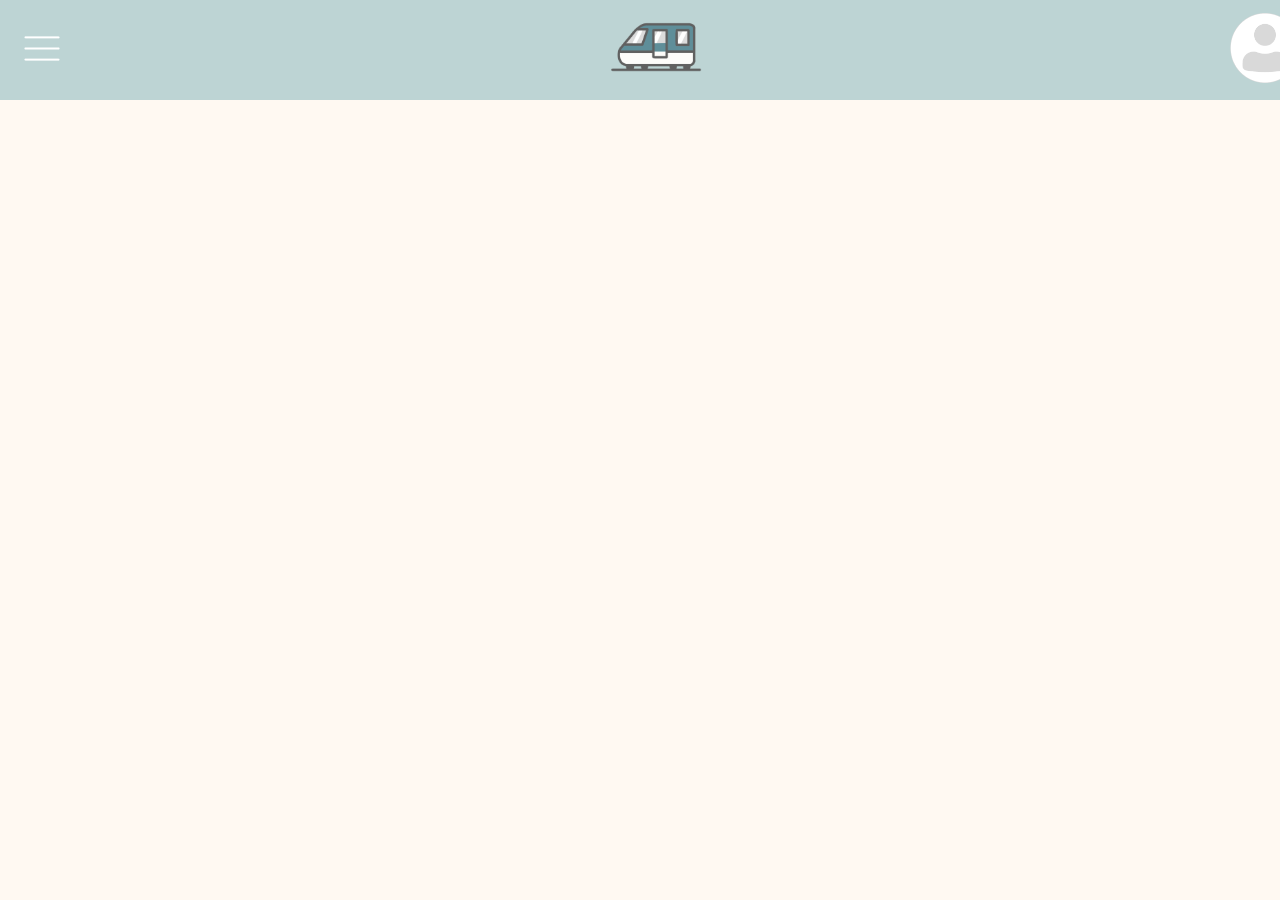
<file: project/index.html>
<!DOCTYPE html>
<html lang="en">
<head>
    <meta charset="UTF-8">
    <meta name="viewport" content="width=device-width, initial-scale=1.0">
    <link rel="stylesheet" href="navigationBar.css">
    <link href="https://cdn.jsdelivr.net/npm/bootstrap@5.1.1/dist/css/bootstrap.min.css" rel="stylesheet" integrity="sha384-F3w7mX95PdgyTmZZMECAngseQB83DfGTowi0iMjiWaeVhAn4FJkqJByhZMI3AhiU" crossorigin="anonymous">
    <title>login</title>

</head>
<body>
    <nav class="header">
        <div class="burgerMenu-placeholder">
            <img class="bergerMenu" src="assets/img/menu.png" alt="bergerMenu" onclick="openNav()">
            
            <div id="mySidebar" class="sidebar">
                <a class="option" href="">人體結構</a>
                <a class="option" href="">腦力激盪</a>
                <a class="option" href="">互動遊戲</a>
                <a class="option" href="units_score/units-score.html">單元成績</a>
                <a class="option" href="overview_score/overview-score.html">成績總覽</a>
                <a class="option" href="award/award.html">成就獎勵</a>

                <div class="other-options">
                    <a href="opinion/opinion.html" class="other-option">意見回饋</a>
                    <a href="" class="other-option">關於我們</a>
                </div>
            </div>
        </div>


        <div class="logo-placeholder">
            <a href="#" class="logo">
                <img class="logo" src="assets/img/logo.png" alt="logo">
            </a>
        </div>
        
        <div class="user-placeholder">
            <a href="#" class="logo">
                <img class="userphoto" src="assets/img/userPhoto.jpg" alt="logo">
            </a>
        </div>
    </nav>


    <div class="content">
        <div class="container-fluid">
            <div class="row">
                <div class="main-content">
                    <div class="title">
                            
                    </div>
                    
                    
                </div>
            </div>
        </div>
     </div>

    
    <script>
        const burgerMenu = document.querySelector('.bergerMenu');
        const sidebar = document.getElementById('mySidebar');

        burgerMenu.addEventListener('click', () => {
            sidebar.classList.toggle('active');
        });
    </script>
    <script src="https://cdn.jsdelivr.net/npm/bootstrap@5.1.1/dist/js/bootstrap.bundle.min.js" integrity="sha384-/bQdsTh/da6pkI1MST/rWKFNjaCP5gBSY4sEBT38Q/9RBh9AH40zEOg7Hlq2THRZ" crossorigin="anonymous"></script>
</body>
</html>
</file>
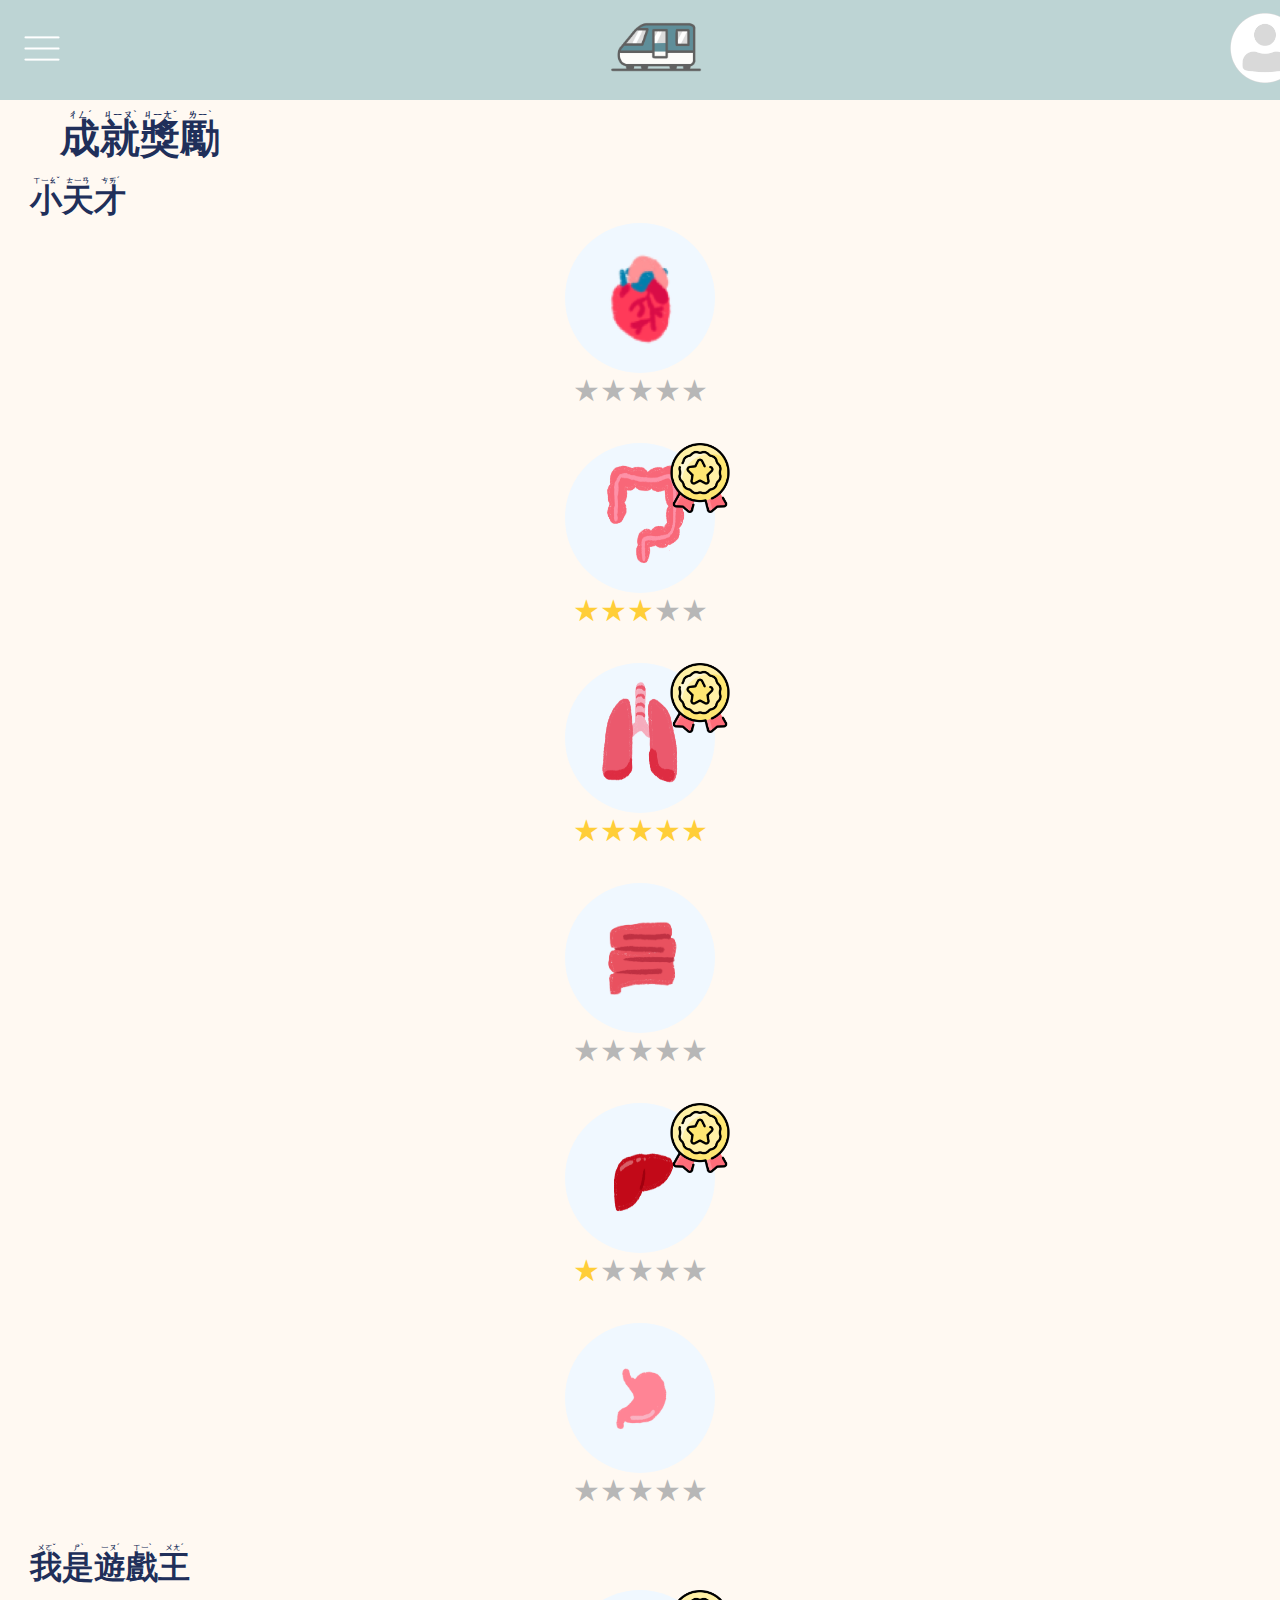
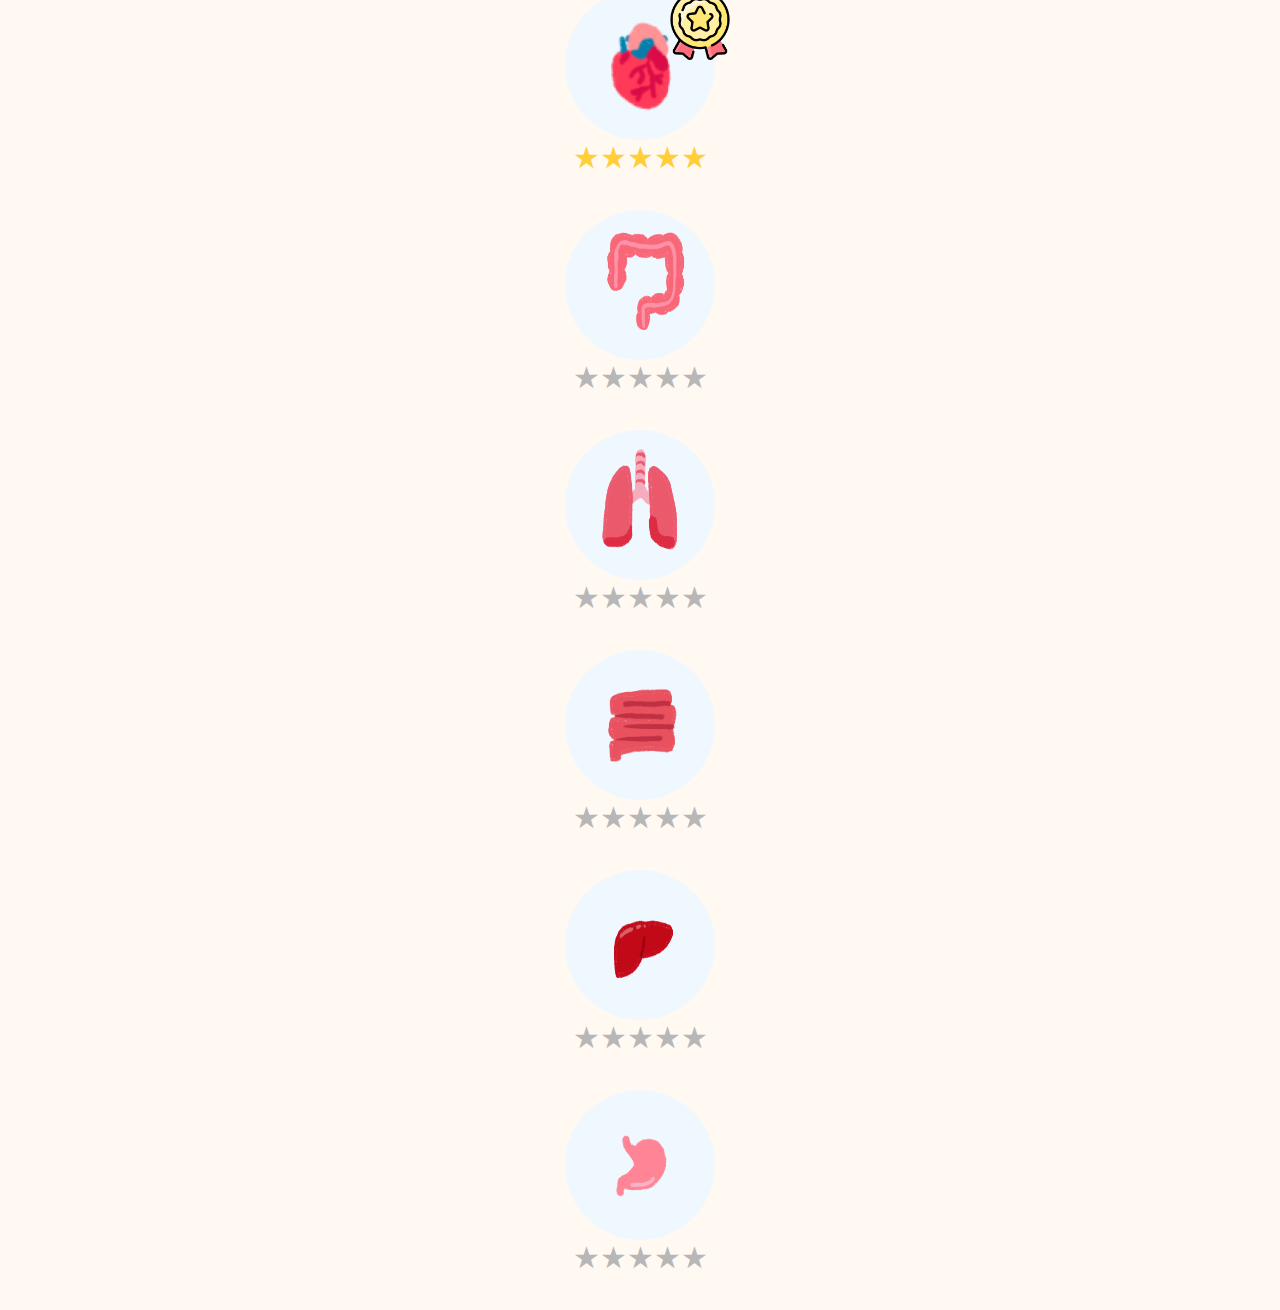
<file: project/award/award.html>
<!DOCTYPE html>
<html lang="en">
<head>
    <meta charset="UTF-8">
    <meta name="viewport" content="width=device-width, initial-scale=1.0">
    <link rel="stylesheet" href="../navigationBar.css">
    <link rel="stylesheet" href="award.css">
    <link href="https://cdn.jsdelivr.net/npm/bootstrap@5.1.1/dist/css/bootstrap.min.css" rel="stylesheet" integrity="sha384-F3w7mX95PdgyTmZZMECAngseQB83DfGTowi0iMjiWaeVhAn4FJkqJByhZMI3AhiU" crossorigin="anonymous">
    <title>award</title>

</head>
<body>
    <nav class="header">
        <div class="burgerMenu-placeholder">
            <img class="bergerMenu" src="../assets/img/menu.png" alt="bergerMenu" onclick="openNav()">
            
            <div id="mySidebar" class="sidebar">
                <a class="option" href="">人體結構</a>
                <a class="option" href="">腦力激盪</a>
                <a class="option" href="">互動遊戲</a>
                <a class="option" href="../units_score/units-score.html">單元成績</a>
                <a class="option" href="../overview_score/overview-score.html">成績總覽</a>
                <a class="option" href="../award/award.html">成就獎勵</a>

                <div class="other-options">
                    <a href="../opinion/opinion.html" class="other-option">意見回饋</a>
                    <a href="" class="other-option">關於我們</a>
                </div>
            </div>
        </div>


        <div class="logo-placeholder">
            <a href="#" class="logo">
                <img class="logo" src="../assets/img/logo.png" alt="logo">
            </a>
        </div>
        
        <div class="user-placeholder">
            <a href="#" class="logo">
                <img class="userphoto" src="../assets/img/userPhoto.jpg" alt="logo">
            </a>
        </div>
    </nav>


    <div class="content">
        <div class="main-content">
            <div class="title">
                <div><ruby>成<rt>ㄔㄥˊ</rt></ruby><ruby>就<rt>ㄐㄧㄡˋ</rt></ruby><ruby>獎<rt>ㄐㄧㄤˇ</rt></ruby><ruby>勵<rt>ㄌㄧˋ</rt></ruby></div>
            </div>
            <div class="container-fluid">
                <div class="row justify-content-center">
                    <div class="left col-12 col-lg-5">
                        <div class="block-name">
                            <ruby>小<rt>ㄒㄧㄠˇ</rt></ruby><ruby>天<rt>ㄊㄧㄢ</rt></ruby><ruby>才<rt>ㄘㄞˊ</rt></ruby>
                        </div>
                        <div class="row">
                            <div class="col-12 col-md-6 col-lg-4">
                                <div class="organ-block">
                                    <div class="organ-pic">
                                        <img src="../Image/Heart.png" class="organ">
                                    </div>
                                    <div class="rating">
                                        <input value="5" name="rate1" id="star15" type="radio">
                                        <label title="text" for="star15"></label>
                                        <input value="4" name="rate1" id="star14" type="radio">
                                        <label title="text" for="star14"></label>
                                        <input value="3" name="rate1" id="star13" type="radio">
                                        <label title="text" for="star13"></label>
                                        <input value="2" name="rate1" id="star12" type="radio">
                                        <label title="text" for="star12"></label>
                                        <input value="1" name="rate1" id="star11" type="radio">
                                        <label title="text" for="star11"></label>
                                    </div>
                                </div>
                            </div>
                            <div class="col-12 col-md-6 col-lg-4">
                                <div class="organ-block">
                                    <div class="organ-pic">
                                        <img src="../Image/Large intestine .png" class="organ">
                                        <img src="../assets/organs/medal.png" alt="Medal" class="medal">
                                    </div>
                                    <div class="rating">
                                        <input value="5" name="rate2" id="star25" type="radio">
                                        <label title="text" for="star25"></label>
                                        <input value="4" name="rate2" id="star24" type="radio">
                                        <label title="text" for="star24"></label>
                                        <input value="3" name="rate2" id="star23" type="radio" checked="">
                                        <label title="text" for="star23"></label>
                                        <input value="2" name="rate2" id="star22" type="radio">
                                        <label title="text" for="star22"></label>
                                        <input value="1" name="rate2" id="star21" type="radio">
                                        <label title="text" for="star21"></label>
                                    </div>
                                </div>
                            </div>
                            <div class="col-12 col-md-6 col-lg-4">
                                <div class="organ-block">
                                    <div class="organ-pic">
                                        <img src="../Image/Lung.png" class="organ">
                                        <img src="../assets/organs/medal.png" alt="Medal" class="medal">
                                    </div>
                                    <div class="rating">
                                        <input value="5" name="rate3" id="star35" type="radio" checked="">
                                        <label title="text" for="star35"></label>
                                        <input value="4" name="rate3" id="star34" type="radio">
                                        <label title="text" for="star34"></label>
                                        <input value="3" name="rate3" id="star33" type="radio">
                                        <label title="text" for="star33"></label>
                                        <input value="2" name="rate3" id="star32" type="radio">
                                        <label title="text" for="star32"></label>
                                        <input value="1" name="rate3" id="star31" type="radio">
                                        <label title="text" for="star31"></label>
                                    </div>
                                </div>
                            </div>
                            <div class="col-12 col-md-6 col-lg-4">
                                <div class="organ-block">
                                    <div class="organ-pic">
                                        <img src="../Image/Small intestine .png" class="organ">
                                    </div>
                                    <div class="rating">
                                        <input value="5" name="rate4" id="star45" type="radio">
                                        <label title="text" for="star45"></label>
                                        <input value="4" name="rate4" id="star44" type="radio">
                                        <label title="text" for="star44"></label>
                                        <input value="3" name="rate4" id="star43" type="radio">
                                        <label title="text" for="star43"></label>
                                        <input value="2" name="rate4" id="star42" type="radio">
                                        <label title="text" for="star42"></label>
                                        <input value="1" name="rate4" id="star41" type="radio">
                                        <label title="text" for="star41"></label>
                                    </div>
                                </div>
                            </div>
                            <div class="col-12 col-md-6 col-lg-4">
                                <div class="organ-block">
                                    <div class="organ-pic">
                                        <img src="../Image/Spleen.png" class="organ">
                                        <img src="../assets/organs/medal.png" alt="Medal" class="medal">
                                    </div>
                                    <div class="rating">
                                        <input value="5" name="rate5" id="star55" type="radio">
                                        <label title="text" for="star55"></label>
                                        <input value="4" name="rate5" id="star54" type="radio">
                                        <label title="text" for="star54"></label>
                                        <input value="3" name="rate5" id="star53" type="radio">
                                        <label title="text" for="star53"></label>
                                        <input value="2" name="rate5" id="star52" type="radio">
                                        <label title="text" for="star52"></label>
                                        <input value="1" name="rate5" id="star51" type="radio" checked="">
                                        <label title="text" for="star51"></label>
                                    </div>
                                </div>
                            </div>
                            <div class="col-12 col-md-6 col-lg-4">
                                <div class="organ-block">
                                    <div class="organ-pic">
                                        <img src="../Image/Stomach .png" class="organ">
                                    </div>
                                    <div class="rating">
                                        <input value="5" name="rate6" id="star65" type="radio">
                                        <label title="text" for="star65"></label>
                                        <input value="4" name="rate6" id="star64" type="radio">
                                        <label title="text" for="star64"></label>
                                        <input value="3" name="rate6" id="star63" type="radio">
                                        <label title="text" for="star63"></label>
                                        <input value="2" name="rate6" id="star62" type="radio">
                                        <label title="text" for="star62"></label>
                                        <input value="1" name="rate6" id="star61" type="radio">
                                        <label title="text" for="star61"></label>
                                    </div>
                                </div>
                            </div>
                        </div>
                    </div>

                    <!-- 中間分隔 -->
                    <div class="middle col-lg-2">

                    </div>

                    <div class="right col-12 col-lg-5">
                        <div class="block-name">
                            <ruby>我<rt>ㄨㄛˇ</rt></ruby><ruby>是<rt>ㄕˋ</rt></ruby><ruby>遊<rt>ㄧㄡˊ</rt></ruby><ruby>戲<rt>ㄒㄧˋ</rt></ruby><ruby>王<rt>ㄨㄤˊ</rt></ruby>
                        </div>
                        <div class="row">
                            <div class="col-12 col-md-6 col-lg-4">
                                <div class="organ-block">
                                    <div class="organ-pic">
                                        <img src="../Image/Heart.png"  class="organ">
                                        <img src="../assets/organs/medal.png" alt="Medal" class="medal">
                                    </div>
                                    <div class="rating">
                                        <input value="5" name="rate7" id="star75" type="radio"  checked="">
                                        <label title="text" for="star75"></label>
                                        <input value="4" name="rate7" id="star74" type="radio">
                                        <label title="text" for="star74"></label>
                                        <input value="3" name="rate7" id="star73" type="radio">
                                        <label title="text" for="star73"></label>
                                        <input value="2" name="rate7" id="star72" type="radio">
                                        <label title="text" for="star72"></label>
                                        <input value="1" name="rate7" id="star71" type="radio">
                                        <label title="text" for="star71"></label>
                                    </div>
                                </div>
                            </div>
                            <div class="col-12 col-md-6 col-lg-4">
                                <div class="organ-block">
                                    <div class="organ-pic">
                                        <img src="../Image/Large intestine .png" class="organ">
                                    </div>
                                    <div class="rating">
                                        <input value="5" name="rate8" id="star85" type="radio">
                                        <label title="text" for="star85"></label>
                                        <input value="4" name="rate8" id="star84" type="radio">
                                        <label title="text" for="star84"></label>
                                        <input value="3" name="rate8" id="star83" type="radio">
                                        <label title="text" for="star83"></label>
                                        <input value="2" name="rate8" id="star82" type="radio">
                                        <label title="text" for="star82"></label>
                                        <input value="1" name="rate8" id="star81" type="radio">
                                        <label title="text" for="star81"></label>
                                    </div>
                                </div>
                            </div>
                            <div class="col-12 col-md-6 col-lg-4">
                                <div class="organ-block">
                                    <div class="organ-pic">
                                        <img src="../Image/Lung.png" class="organ">
                                    </div>
                                    <div class="rating">
                                        <input value="5" name="rate9" id="star95" type="radio">
                                        <label title="text" for="star95"></label>
                                        <input value="4" name="rate9" id="star94" type="radio">
                                        <label title="text" for="star94"></label>
                                        <input value="3" name="rate9" id="star93" type="radio">
                                        <label title="text" for="star93"></label>
                                        <input value="2" name="rate9" id="star92" type="radio">
                                        <label title="text" for="star92"></label>
                                        <input value="1" name="rate9" id="star91" type="radio">
                                        <label title="text" for="star91"></label>
                                    </div>
                                </div>
                            </div>
                            <div class="col-12 col-md-6 col-lg-4">
                                <div class="organ-block">
                                    <div class="organ-pic">
                                        <img src="../Image/Small intestine .png" class="organ">
                                    </div>
                                    <div class="rating">
                                        <input value="5" name="rate10" id="star105" type="radio">
                                        <label title="text" for="star105"></label>
                                        <input value="4" name="rate10" id="star104" type="radio">
                                        <label title="text" for="star104"></label>
                                        <input value="3" name="rate10" id="star103" type="radio">
                                        <label title="text" for="star103"></label>
                                        <input value="2" name="rate10" id="star102" type="radio">
                                        <label title="text" for="star102"></label>
                                        <input value="1" name="rate10" id="star101" type="radio">
                                        <label title="text" for="star101"></label>
                                    </div>
                                </div>
                            </div>
                            <div class="col-12 col-md-6 col-lg-4">
                                <div class="organ-block">
                                    <div class="organ-pic">
                                        <img src="../Image/Spleen.png" class="organ">
                                    </div>
                                    <div class="rating">
                                        <input value="5" name="rate10" id="star105" type="radio">
                                        <label title="text" for="star105"></label>
                                        <input value="4" name="rate10" id="star104" type="radio">
                                        <label title="text" for="star104"></label>
                                        <input value="3" name="rate10" id="star103" type="radio">
                                        <label title="text" for="star103"></label>
                                        <input value="2" name="rate10" id="star102" type="radio">
                                        <label title="text" for="star102"></label>
                                        <input value="1" name="rate10" id="star101" type="radio">
                                        <label title="text" for="star101"></label>
                                    </div>
                                </div>
                            </div>
                            <div class="col-12 col-md-6 col-lg-4">
                                <div class="organ-block">
                                    <div class="organ-pic">
                                        <img src="../Image/Stomach .png" class="organ">
                                    </div>
                                    <div class="rating">
                                        <input value="5" name="rate10" id="star105" type="radio">
                                        <label title="text" for="star105"></label>
                                        <input value="4" name="rate10" id="star104" type="radio">
                                        <label title="text" for="star104"></label>
                                        <input value="3" name="rate10" id="star103" type="radio">
                                        <label title="text" for="star103"></label>
                                        <input value="2" name="rate10" id="star102" type="radio">
                                        <label title="text" for="star102"></label>
                                        <input value="1" name="rate10" id="star101" type="radio">
                                        <label title="text" for="star101"></label>
                                    </div>
                                </div>
                            </div>
                        </div>
                    </div>
                </div>
            </div>
            
        </div>
     </div>

    
    <script>
        const burgerMenu = document.querySelector('.bergerMenu');
        const sidebar = document.getElementById('mySidebar');

        burgerMenu.addEventListener('click', () => {
            sidebar.classList.toggle('active');
        });
    </script>

    <script>
        // 自動為所有 rating 的 id 和 name 添加唯一編號
        document.addEventListener("DOMContentLoaded", function() {
            const ratingBlocks = document.querySelectorAll(".rating");
            let counter = 1; // 計數器
            
            ratingBlocks.forEach((ratingBlock) => {
                const inputs = ratingBlock.querySelectorAll("input[type='radio']");
                const labels = ratingBlock.querySelectorAll("label");
                
                inputs.forEach((input, index) => {
                    const newId = `star${counter}_${index + 1}`; // 為每個 input 生成唯一 ID
                    input.id = newId; // 設置 input 的 ID
                    input.name = `rate_${counter}`; // 設置 input 的 name
                    labels[index].setAttribute("for", newId); // 設置 label 的 for
                });
                
                counter++; // 遞增計數器
            });
        });
    </script>
    
    <script src="https://cdn.jsdelivr.net/npm/bootstrap@5.1.1/dist/js/bootstrap.bundle.min.js" integrity="sha384-/bQdsTh/da6pkI1MST/rWKFNjaCP5gBSY4sEBT38Q/9RBh9AH40zEOg7Hlq2THRZ" crossorigin="anonymous"></script>
</body>
</html>
</file>
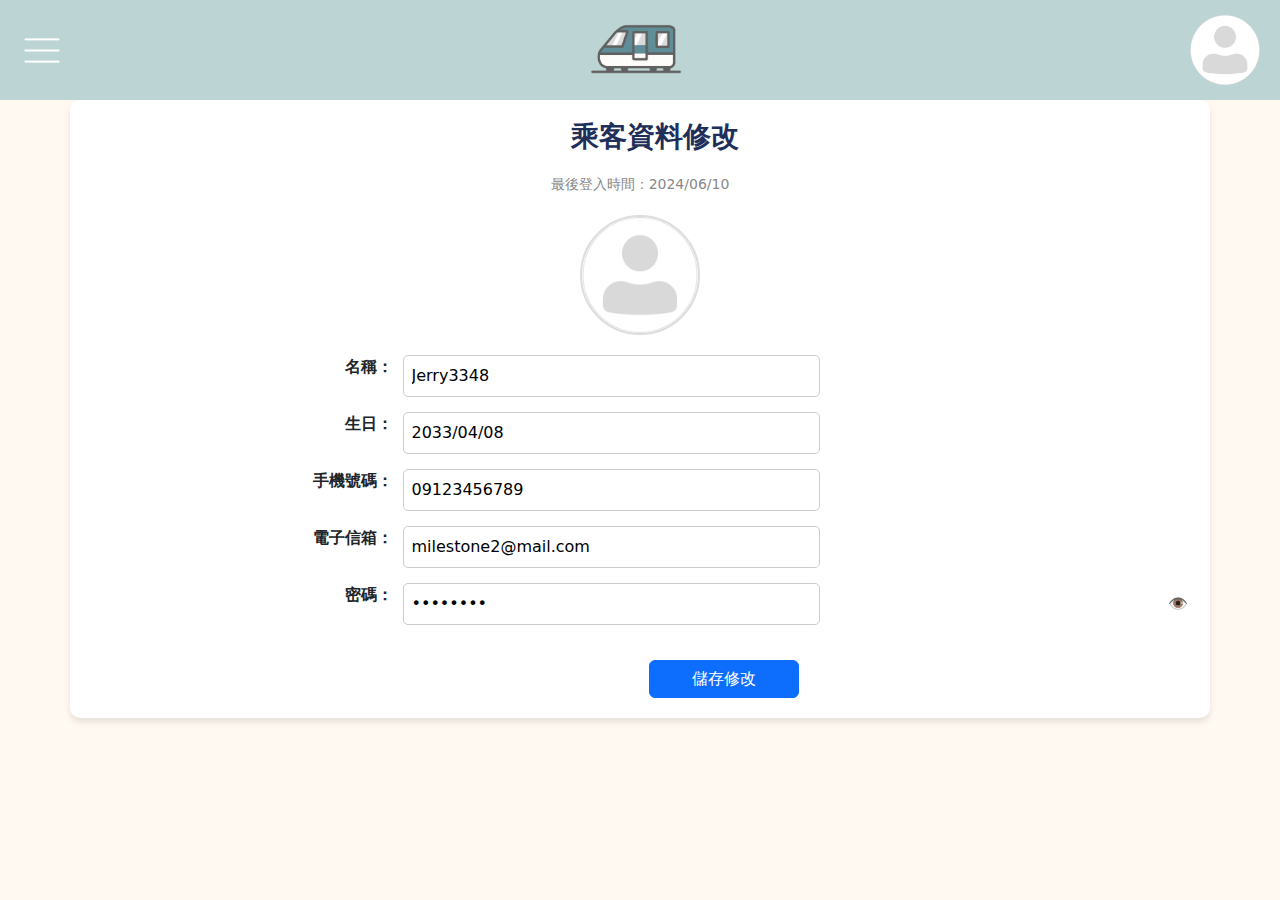
<file: project/info_edit/info_edit.html>
<!DOCTYPE html>
<html lang="en">
<head>
    <meta charset="UTF-8">
    <meta name="viewport" content="width=device-width, initial-scale=1.0">
    <title>乘客資料修改</title>
    <link rel="stylesheet" href="../navigationBar.css"> 
    <link rel="stylesheet" href="info_edit.css"> <!-- 引入CSS -->
    <link href="https://cdn.jsdelivr.net/npm/bootstrap@5.1.1/dist/css/bootstrap.min.css" rel="stylesheet">
</head>
<body>
    <!-- 導覽列 -->
    <nav class="header">
        <div class="burgerMenu-placeholder">
            <img class="burgerMenu" src="../assets/img/menu.png" alt="menu" onclick="openNav()">
            <div id="mySidebar" class="sidebar">
                <a class="option" href="#">人體結構</a>
                <a class="option" href="#">腦力激盪</a>
                <a class="option" href="#">互動遊戲</a>
                <a class="option" href="../units_score/units-score.html">單元成績</a>
                <a class="option" href="../overview_score/overview-score.html">成績總覽</a>
                <a class="option" href="../award/award.html">成就獎勵</a>
                <div class="other-options">
                    <a href="../opinion/opinion.html" class="other-option">意見回饋</a>
                    <a href="#" class="other-option">關於我們</a>
                </div>
            </div>
        </div>
        <div class="logo-placeholder">
            <img src="../assets/img/logo.png" class="logo" alt="logo">
        </div>
        <div class="user-placeholder">
            <img src="../assets/img/userPhoto.jpg" class="userphoto" alt="user">
        </div>
    </nav>

    <!-- 主要內容 -->
    <div class="content">
        <div class="container">
            <div class="passenger-info-card">
                <h2 class="title">乘客資料修改</h2>
                <p class="last-login">最後登入時間：2024/06/10</p>
                <div class="profile-image">
                    <img src="../assets/img/userPhoto.jpg" alt="profile">
                </div>
                <form class="info-form">
                    <div class="form-group">
                        <label>名稱：</label>
                        <input type="text" value="Jerry3348">
                    </div>
                    <div class="form-group">
                        <label>生日：</label>
                        <input type="text" value="2033/04/08">
                    </div>
                    <div class="form-group">
                        <label>手機號碼：</label>
                        <input type="text" value="09123456789">
                    </div>
                    <div class="form-group">
                        <label>電子信箱：</label>
                        <input type="email" value="milestone2@mail.com">
                    </div>
                    <div class="form-group password-field">
                        <label>密碼：</label>
                        <input type="password" value="xxxxxxxx">
                        <span class="icon">&#128065;</span>
                    </div>
                    <button type="button" class="btn btn-primary modify-btn" onclick="window.location.href='../index.html'">儲存修改</button>
                </form>
            </div>
        </div>
    </div>

    <script>
        const burgerMenu = document.querySelector('.burgerMenu');
        const sidebar = document.getElementById('mySidebar');
        burgerMenu.addEventListener('click', () => {
            sidebar.classList.toggle('active');
        });
    </script>
</body>
</html>
</file>
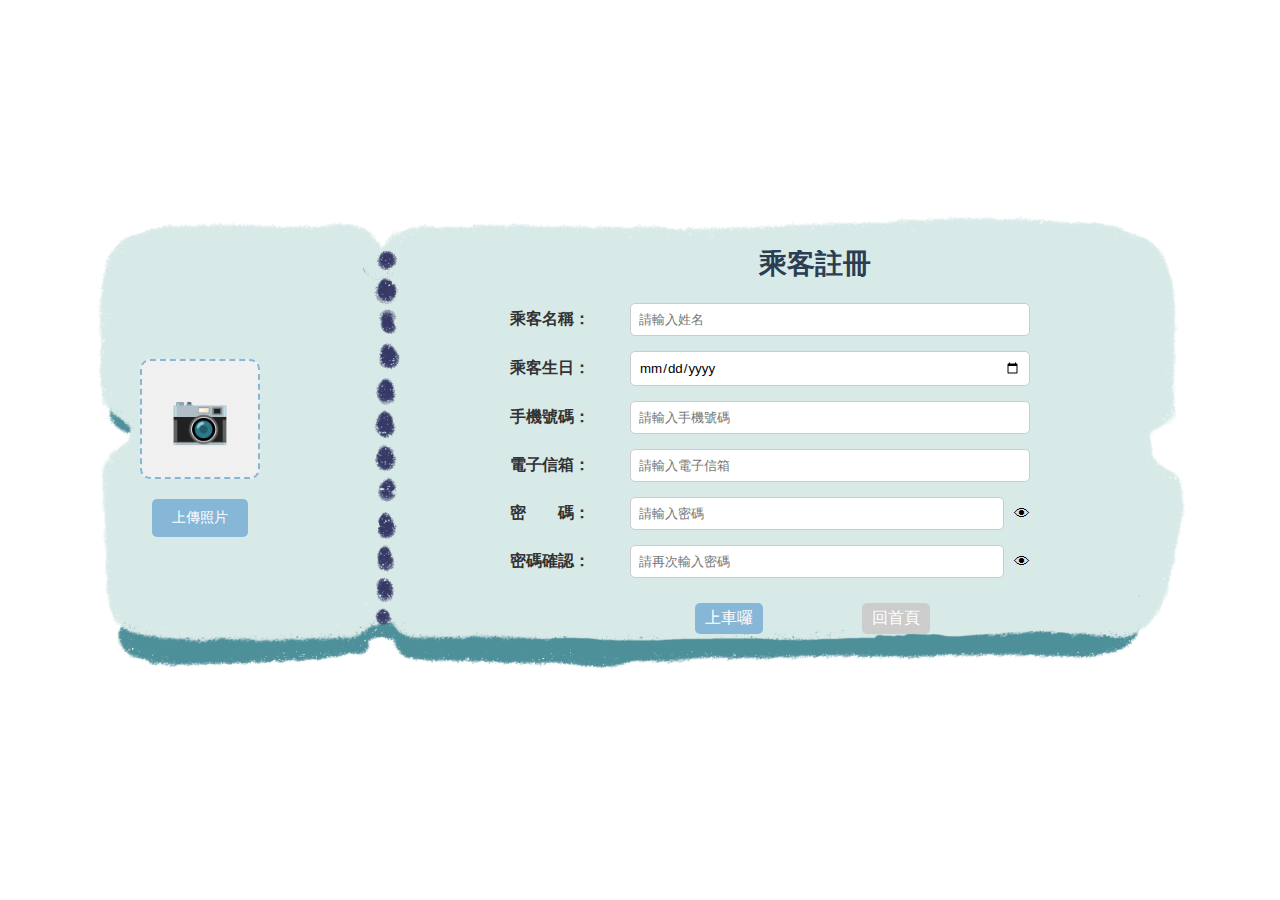
<file: project/register/register.html>
<!DOCTYPE html>
<html lang="zh-Hant">
<head>
    <meta charset="UTF-8">
    <meta name="viewport" content="width=device-width, initial-scale=1.0">
    <title>乘客註冊</title>
    <link rel="stylesheet" href="register.css"> <!-- 引用外部CSS文件 -->
</head>
<body>
    <div class="container">
        <div class="registration-ticket">
            <div class="left-section">
                <div class="photo-upload">
                    <div class="photo-icon"></div>
                    <button class="upload-btn">上傳照片</button>
                </div>
            </div>
            <div class="right-section">
                <h1>乘客註冊</h1>
                <form>
                    <div class="form-group">
                        <label>乘客名稱：</label>
                        <input type="text" placeholder="請輸入姓名">
                    </div>
                    <div class="form-group">
                        <label>乘客生日：</label>
                        <input type="date">
                    </div>
                    <div class="form-group">
                        <label>手機號碼：</label>
                        <input type="tel" placeholder="請輸入手機號碼">
                    </div>
                    <div class="form-group">
                        <label>電子信箱：</label>
                        <input type="email" placeholder="請輸入電子信箱">
                    </div>
                    <div class="form-group">
                        <label>密　　碼：</label>
                        <input type="password" placeholder="請輸入密碼">
                        <span class="icon">&#128065;</span>
                    </div>
                    <div class="form-group">
                        <label>密碼確認：</label>
                        <input type="password" placeholder="請再次輸入密碼">
                        <span class="icon">&#128065;</span>
                    </div>
                    <div class="buttons">
                        <button type="submit" class="register-btn">上車囉</button>
                        <button type="button" class="back-btn" onclick="window.location.href='../index.html'">回首頁</button>
                    </div>
                </form>
            </div>
        </div>
    </div>
</body>
</html>
</file>
<file: project/navigationBar.css>
body{
    margin: 0;
    background-color: #fff9f2 !important;
}

ruby>rt{
    display: ruby-text;
}

rt{
    font-family: BopomofoRuby;
    font-size: 25%;
    ruby-align: center;
    text-align: center;
    text-orientation: upright;
    letter-spacing: 0;
}

/* 內容樣式 */
.content {
    flex: 1; 
    display: flex;
    justify-content: center;
}

.main-content{
    width: 100%;
    justify-content: center;
    align-items: center;
    margin-top: 110px !important;
    padding-left: 30px;
    padding-right: 30px;
}

.title{
    text-align: left;
    color: #202f5a;
    font-size: 2.5rem;    
    font-weight: 600 ;
    margin-bottom: 10px;
    margin-left: 30px;
}


nav{
    display: flex;
    align-items: center;
    z-index: 1200;
}

/* 導覽列部分 */
.header {
    position: fixed ;
    background-color: #bdd4d4;
    width: 100%;
    height: 100px;
    display: flex;
    justify-content: space-between; 
    align-items: center; 
    padding: 0 20px; 
}

.burgerMenu-placeholder {
    flex: 1; 
    text-align: left;
}

.bergerMenu {
    cursor: pointer;
}

/* 側欄 */
.sidebar {
    height: calc(100% - 100px);
    width: 250px;
    position: fixed;
    top: 100px;
    left: -250px; 
    padding-top: 20px;
    background-color: #dbe8e8;
    transition: 0.3s;
    z-index: 1000;
}


.sidebar.active {
    left: 0;
}

.sidebar .option {
    text-decoration: none;
    font-size: 22px;
    color: #35446d;
    display: block;
    transition: 0.3s;
    text-align: center;
    font-weight: 900; 
    padding: 10px 0; 
}

.sidebar .option:hover {
    background-color: #bdd4d4; 
}

.other-options{
    display: grid;
    margin-top: 80px;
}

.other-option{
    text-decoration: none;
    text-align: center;
    font-size: 18px;
    color: #35446d;
    transition: 0.3s;
    font-weight: 900; 
    padding: 7px 0; 
}

.other-option:hover{
    background-color: #bdd4d4;
}

/* 首頁logo */
.logo-placeholder {
    flex: 1; 
    text-align: center;
}

.logo{
    height: 110px;
    width: 110px;
}

/* 使用者圖像 */
.user-placeholder {
    flex: 1; 
    text-align: right;
}

.userphoto{
    height: 70px;
    width: 70px;
}
</file>
<file: project/award/award.css>
.block-name{
    text-align: left;
    color: #202f5a;
    font-size: 2rem;    
    font-weight: 600 ;
}

.organ-block{
    display: flex;
    flex-direction: column;
    align-items: center; /* 水平居中 */
    text-align: center;
    width: 100%px;
    height: 200px;
    margin-bottom: 20px;
}

.organ-pic{
    position: relative;
    background-color: aliceblue;
    width: 150px;
    height: 150px;
    border-radius: 50%;
    display: flex;
    justify-content: flex-end;
}

.organ-block .organ{
    width: 150px;
    height: 150px;
    border-radius: 50%;
}
/* 獎章 */
.medal {
    position: absolute;
    right: -20px;
    width: 70px; 
    height: 70px; 
}

/* 星星 */
/* From Uiverse.io by andrew-demchenk0 */ 
.rating:not(:checked) > input {
    position: absolute;
    appearance: none;
  }
  
  .rating:not(:checked) > label {
    float: right;
    cursor: pointer;
    font-size: 30px;
    color: #b7b7b7;
  }
  
  .rating:not(:checked) > label:before {
    content: '★';
  }
  
  .rating > input:checked + label:hover,
  .rating > input:checked + label:hover ~ label,
  .rating > input:checked ~ label:hover,
  .rating > input:checked ~ label:hover ~ label,
  .rating > label:hover ~ input:checked ~ label {
    color: #edc036;
  }
  
  .rating:not(:checked) > label:hover,
  .rating:not(:checked) > label:hover ~ label {
    color: #ffce38;
  }
  
  .rating > input:checked ~ label {
    color: #ffce38;
  }
  
.middle{
  width: 30px !important ;
}
</file>
<file: project/info_edit/info_edit.css>
/* 基本設定 */
body {
    font-family: Arial, sans-serif;
    background-color: #f9f9f9;
    margin: 0;
    padding: 0;
}

/* 容器設計 */
.container {
    max-width: 800px;
    margin: 50px auto;
    background: #fff;
    border-radius: 10px;
    box-shadow: 0 4px 6px rgba(0, 0, 0, 0.1);
    padding: 20px;
    margin-top: 100px;
}

/* 標題設計 */
.title {
    font-size: 28px;
    font-weight: bold;
    text-align: center;
    margin-bottom: 20px;
}

/* 最後登入時間 */
.last-login {
    font-size: 14px;
    text-align: center;
    color: #888;
}

/* 個人圖片 */
.profile-image {
    text-align: center;
    margin: 20px 0;
}

.profile-image img {
    width: 120px;
    height: 120px;
    border-radius: 50%;
    object-fit: cover;
    border: 2px solid #ddd;
}

/* 表單設計 */
.info-form .form-group {
    display: flex;
    justify-content: space-between;
    margin-bottom: 15px;
    margin-left: -5cm;
}

.info-form label {
    flex: 1;
    font-weight: bold;
    text-align: right;
    margin-right: 10px;
}

.info-form input {
    flex: 0.8;
    padding: 8px;
    border: 1px solid #ccc;
    border-radius: 5px;
    margin-right: 10cm;
}

.password-field {
    position: relative;
}

.icon {
    position: absolute;
    right: 10px;
    top: 50%;
    transform: translateY(-50%);
    cursor: pointer;
}

/* 按鈕樣式 */
.modify-btn {
    display: block;
    margin: 20px auto 0;
    width: 150px;
    padding: 10px;
    background-color: #2a3b5f;
    color: #fff;
    border: none;
    border-radius: 5px;
    cursor: pointer;
    font-size: 16px;
    margin-left: 15cm;
}

.modify-btn:hover {
    background-color: #2a3b5f;
}
</file>
<file: project/register/register.css>
/* 全局設置 */
* {
    margin: 0;
    padding: 0;
    box-sizing: border-box;
    font-family: Arial, sans-serif;
}

body {
    height: 100vh;
    display: flex;
    justify-content: center;
    align-items: center;
    background-image: url('../Image/Ticket\ .png');
    background-size: cover;
    background-position: center;
    background-repeat: no-repeat;
}

.container {
    display: flex;
    justify-content: center;
    align-items: center;
    text-align: center;
}

.registration-ticket {
    display: flex;
    border-radius: 0;
    box-shadow: none;
    border: none;
    overflow: hidden;
    width: 1000px;
    height: 400px;
}

.left-section {
    padding: 20px;
    text-align: center;
    width: 30%;
    display: flex;
    flex-direction: column;
    justify-content: center;
    margin-left: -90px;
}

.photo-upload {
    margin: 0 auto;
}

.photo-icon {
    width: 120px;
    height: 120px;
    background-color: #f0f0f0;
    border-radius: 10px;
    margin-bottom: 15px;
    display: flex;
    justify-content: center;
    align-items: center;
    border: 2px dashed #87b7d6;
}

.photo-icon::before {
    content: '\1F4F7'; /* 相機符號 */
    font-size: 48px;
    color: #87b7d6;
}

.upload-btn {
    background-color: #87b7d6;
    border: none;
    color: #ffffff;
    padding: 10px 20px;
    border-radius: 5px;
    cursor: pointer;
    font-size: 14px;
}

.upload-btn:hover {
    background-color: #6aa1bf;
}

.right-section {
    padding: 20px 40px;
    width: 60%;
    margin-left: 120px;
    margin-top: -5px;
}

h1 {
    margin-bottom: 20px;
    font-size: 28px;
    color: #2a3d53;
    text-align: center;
    margin-top: -20px;
    margin-right: -90px;
}

.form-group {
    margin-bottom: 15px;
    text-align: left;
    display: flex;
    align-items: center;
    margin-right: 0;
}

label {
    flex: 0 0 120px;
    font-weight: bold;
    color: #333;
}

input {
    flex: 1;
    padding: 8px;
    border: 1px solid #ccc;
    border-radius: 5px;
}

input:focus {
    border-color: #87b7d6;
    outline: none;
}

.buttons {
    margin-top: 20px;
}

button {
    padding: 5px 10px;
    margin: 5px;
    border: none;
    border-radius: 5px;
    color: #fff;
    cursor: pointer;
    font-size: 16px;
}

.register-btn {
    background-color: #87b7d6;
    margin-left: 90px;
}

.back-btn {
    background-color: #cccccc;
    margin-left: 90px;
}

.register-btn:hover {
    background-color: #6aa1bf;
}

.back-btn:hover {
    background-color: #b3b3b3;
}

.icon {
    margin-left: 10px;
    cursor: pointer;
    font-size: 16px;
}
</file>
